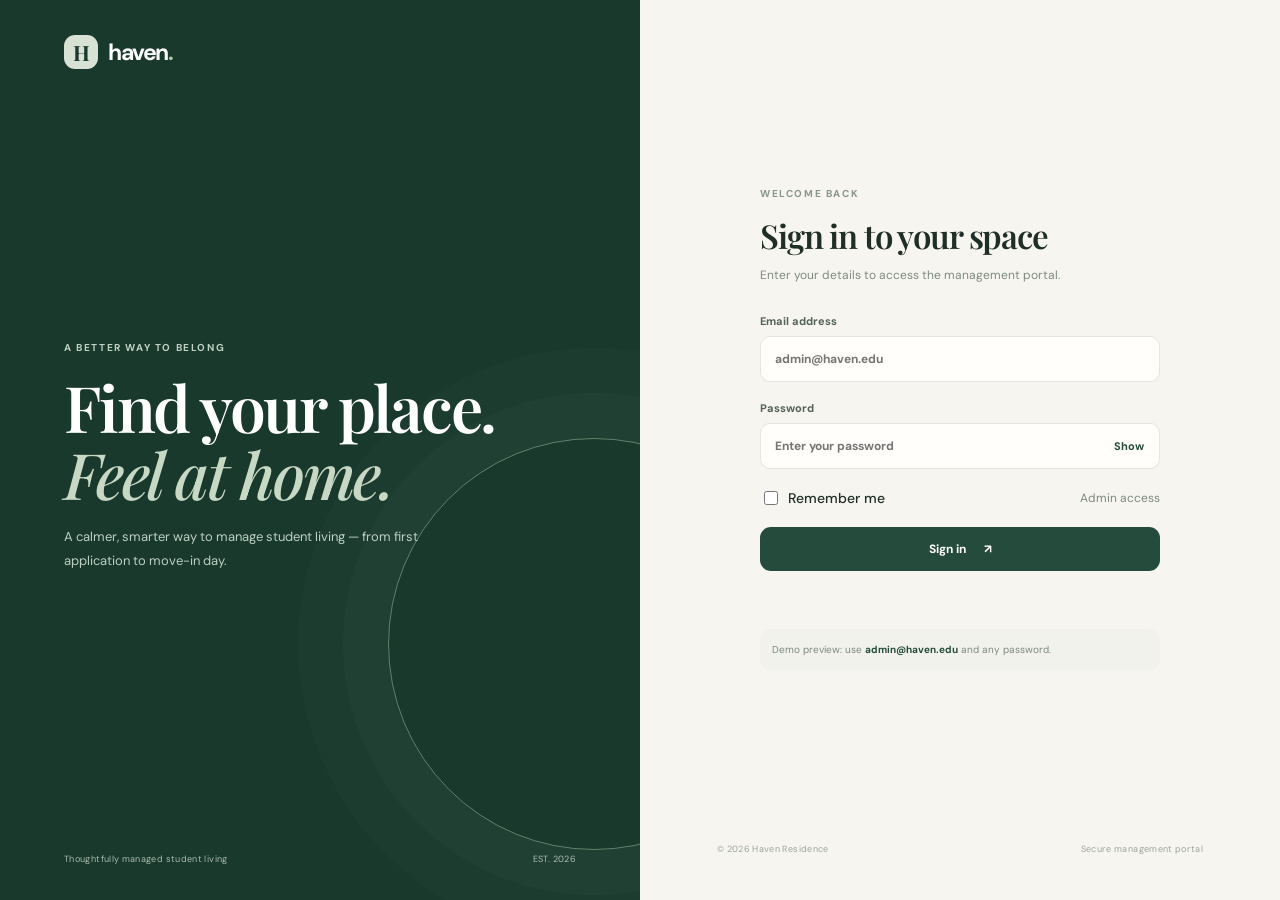
<file: index.html>
<!DOCTYPE html>
<html lang="en">
<head>
  <meta charset="UTF-8">
  <meta name="viewport" content="width=device-width, initial-scale=1.0">
  <title>Hostel Management System</title>
  <meta http-equiv="refresh"
        content="0; url=hostel_management_frontend/login.html">
</head>
<body>
  <h2>Hostel Management System</h2>
  <p>Opening the login page...</p>
  <a href="hostel_management_frontend/login.html">
    Click here to continue
  </a>
</body>
</html>
</file>
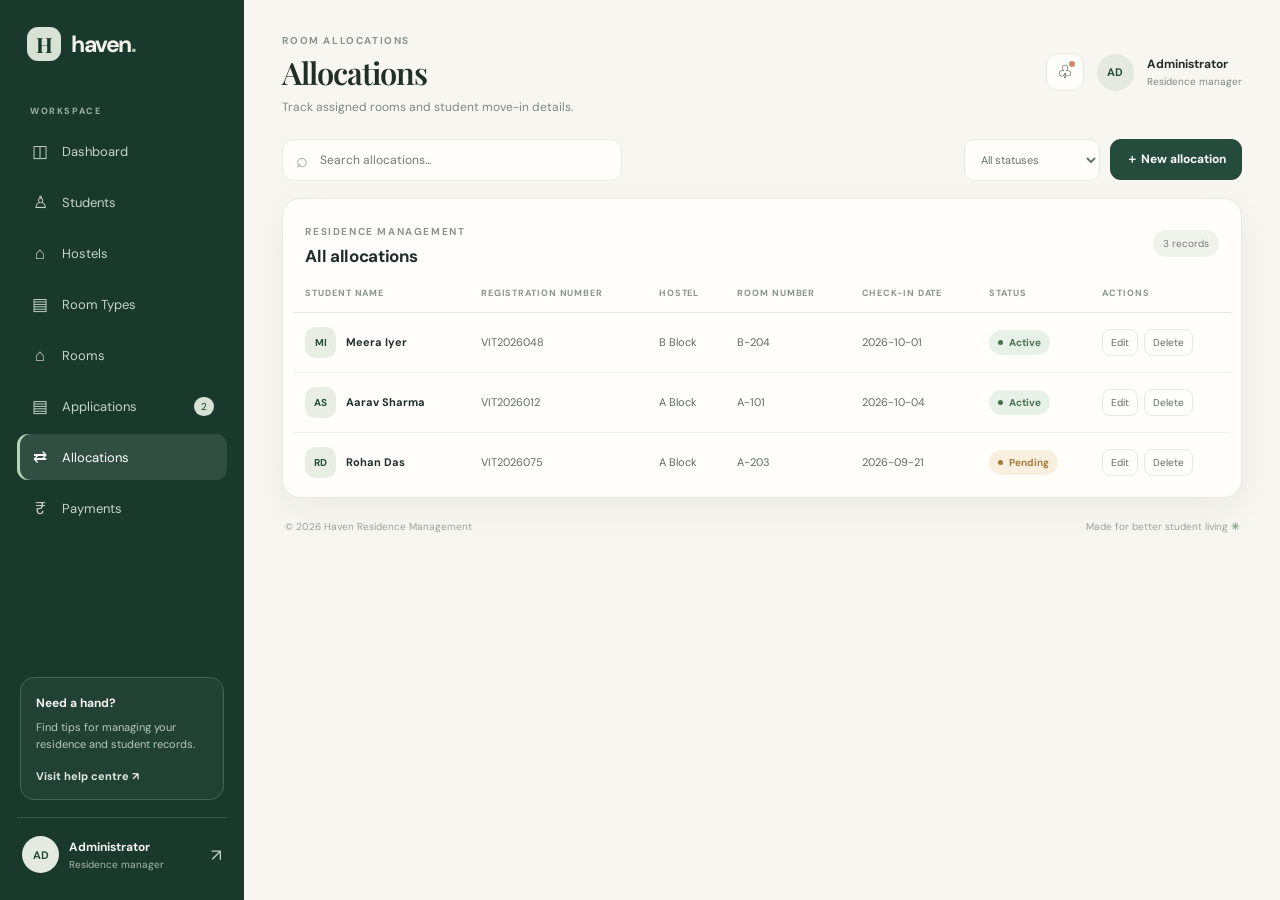
<file: hostel_management_frontend/allocations.html>
<!DOCTYPE html>
<html lang="en"><head><meta charset="UTF-8"><meta name="viewport" content="width=device-width, initial-scale=1">
<title>Allocations | Haven</title>
<link href="https://fonts.googleapis.com/css2?family=DM+Sans:wght@400;500;600;700&family=Playfair+Display:wght@500;600;700&display=swap" rel="stylesheet">
<link rel="stylesheet" href="css/style.css"></head>
<body data-page="allocation">
<div class="app-shell"><aside class="sidebar" id="sidebar"></aside><main class="main-area">
<header class="topbar page-topbar"><button class="icon-btn mobile-menu" id="menuToggle" aria-label="Toggle menu">☰</button><div><span class="eyebrow">ROOM ALLOCATIONS</span><h1>Allocations</h1><p class="muted top-description">Track assigned rooms and student move-in details.</p></div><div class="top-actions"><button class="icon-btn" title="Notifications">♧<i class="notification-dot"></i></button><div class="avatar">AD</div><div class="profile-label"><strong>Administrator</strong><span>Residence manager</span></div></div></header>
<section class="page-toolbar"><div class="search-box"><span>⌕</span><input id="searchInput" type="search" placeholder="Search allocations..." aria-label="Search allocations"></div><div class="toolbar-actions"><select id="statusFilter" class="select-control" aria-label="Filter by status"><option value="">All statuses</option><option>Available</option><option>Partially occupied</option><option>Full</option><option>Pending</option><option>Approved</option><option>Active</option><option>Paid</option></select><button class="btn btn-primary" id="addRecordBtn">＋ New allocation</button></div></section>
<section class="panel table-panel records-panel"><div class="panel-heading"><div><span class="eyebrow">RESIDENCE MANAGEMENT</span><h3>All allocations</h3></div><span class="record-count" id="recordCount">03 records</span></div><div class="table-wrap"><table><thead><tr><th>STUDENT NAME</th><th>REGISTRATION NUMBER</th><th>HOSTEL</th><th>ROOM NUMBER</th><th>CHECK-IN DATE</th><th>STATUS</th><th>ACTIONS</th></tr></thead><tbody id="recordsBody"></tbody></table></div><div class="empty-state hidden" id="emptyState"><span>⌕</span><h3>No matching records</h3><p>Try another search or add a new record.</p></div></section>
<footer class="footer"><span>© 2026 Haven Residence Management</span><span>Made for better student living <b>✳</b></span></footer>
</main></div>
<div class="modal-backdrop hidden" id="modalBackdrop"><section class="modal-card" role="dialog" aria-modal="true" aria-labelledby="modalTitle"><div class="modal-heading"><div><span class="eyebrow">RECORD DETAILS</span><h2 id="modalTitle">Add allocation</h2></div><button class="icon-btn" id="closeModal" aria-label="Close">×</button></div><form id="recordForm" class="modal-form"><div id="formFields" class="form-grid"></div><p id="formError" class="form-message"></p><div class="modal-actions"><button type="button" class="btn btn-quiet" id="cancelModal">Cancel</button><button type="submit" class="btn btn-primary">Save record <span>↗</span></button></div></form></section></div>
<script src="js/app.js"></script></body></html>
</file>
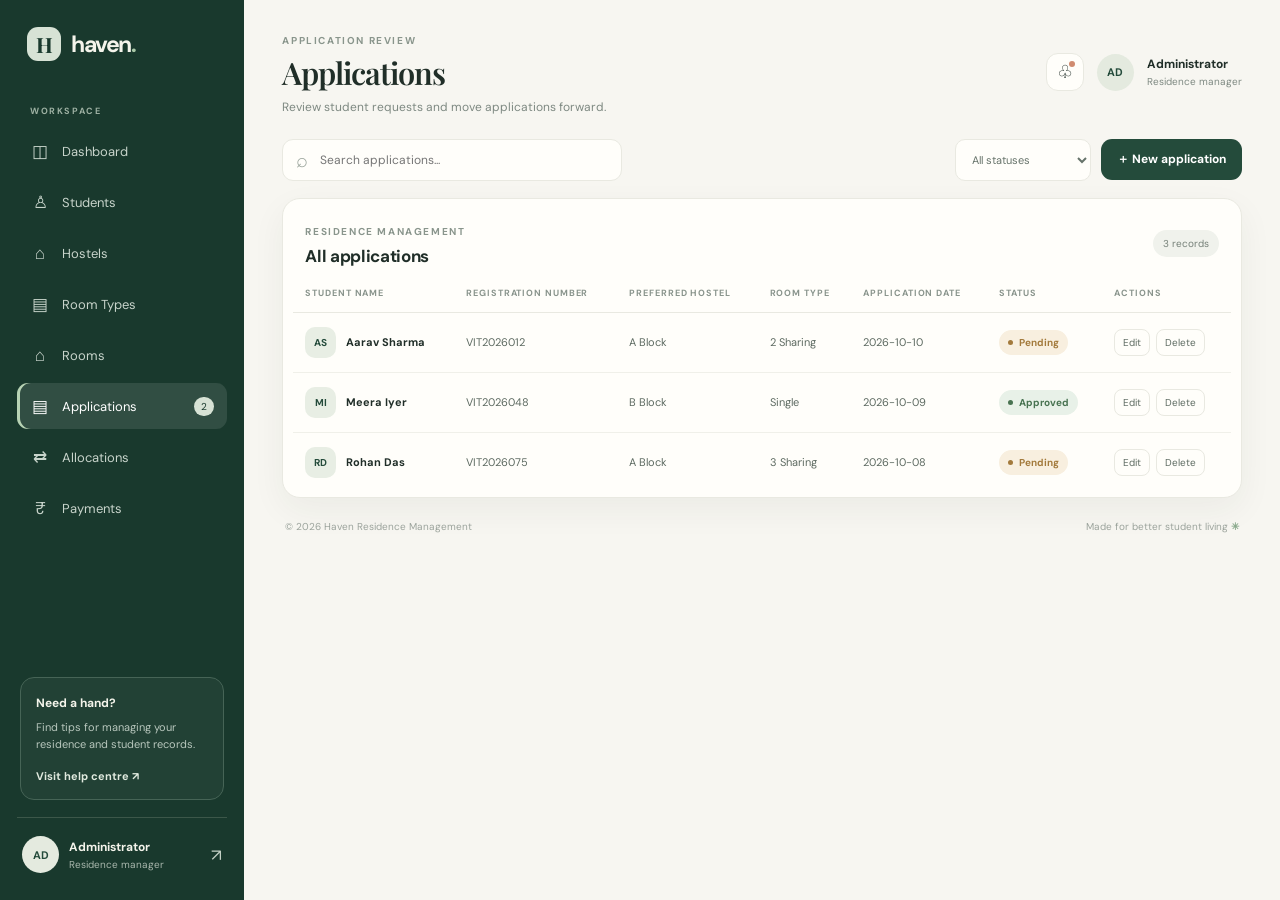
<file: hostel_management_frontend/applications.html>
<!DOCTYPE html>
<html lang="en"><head><meta charset="UTF-8"><meta name="viewport" content="width=device-width, initial-scale=1">
<title>Applications | Haven</title>
<link href="https://fonts.googleapis.com/css2?family=DM+Sans:wght@400;500;600;700&family=Playfair+Display:wght@500;600;700&display=swap" rel="stylesheet">
<link rel="stylesheet" href="css/style.css"></head>
<body data-page="application">
<div class="app-shell"><aside class="sidebar" id="sidebar"></aside><main class="main-area">
<header class="topbar page-topbar"><button class="icon-btn mobile-menu" id="menuToggle" aria-label="Toggle menu">☰</button><div><span class="eyebrow">APPLICATION REVIEW</span><h1>Applications</h1><p class="muted top-description">Review student requests and move applications forward.</p></div><div class="top-actions"><button class="icon-btn" title="Notifications">♧<i class="notification-dot"></i></button><div class="avatar">AD</div><div class="profile-label"><strong>Administrator</strong><span>Residence manager</span></div></div></header>
<section class="page-toolbar"><div class="search-box"><span>⌕</span><input id="searchInput" type="search" placeholder="Search applications..." aria-label="Search applications"></div><div class="toolbar-actions"><select id="statusFilter" class="select-control" aria-label="Filter by status"><option value="">All statuses</option><option>Available</option><option>Partially occupied</option><option>Full</option><option>Pending</option><option>Approved</option><option>Active</option><option>Paid</option></select><button class="btn btn-primary" id="addRecordBtn">＋ New application</button></div></section>
<section class="panel table-panel records-panel"><div class="panel-heading"><div><span class="eyebrow">RESIDENCE MANAGEMENT</span><h3>All applications</h3></div><span class="record-count" id="recordCount">03 records</span></div><div class="table-wrap"><table><thead><tr><th>STUDENT NAME</th><th>REGISTRATION NUMBER</th><th>PREFERRED HOSTEL</th><th>ROOM TYPE</th><th>APPLICATION DATE</th><th>STATUS</th><th>ACTIONS</th></tr></thead><tbody id="recordsBody"></tbody></table></div><div class="empty-state hidden" id="emptyState"><span>⌕</span><h3>No matching records</h3><p>Try another search or add a new record.</p></div></section>
<footer class="footer"><span>© 2026 Haven Residence Management</span><span>Made for better student living <b>✳</b></span></footer>
</main></div>
<div class="modal-backdrop hidden" id="modalBackdrop"><section class="modal-card" role="dialog" aria-modal="true" aria-labelledby="modalTitle"><div class="modal-heading"><div><span class="eyebrow">RECORD DETAILS</span><h2 id="modalTitle">Add application</h2></div><button class="icon-btn" id="closeModal" aria-label="Close">×</button></div><form id="recordForm" class="modal-form"><div id="formFields" class="form-grid"></div><p id="formError" class="form-message"></p><div class="modal-actions"><button type="button" class="btn btn-quiet" id="cancelModal">Cancel</button><button type="submit" class="btn btn-primary">Save record <span>↗</span></button></div></form></section></div>
<script src="js/app.js"></script></body></html>
</file>
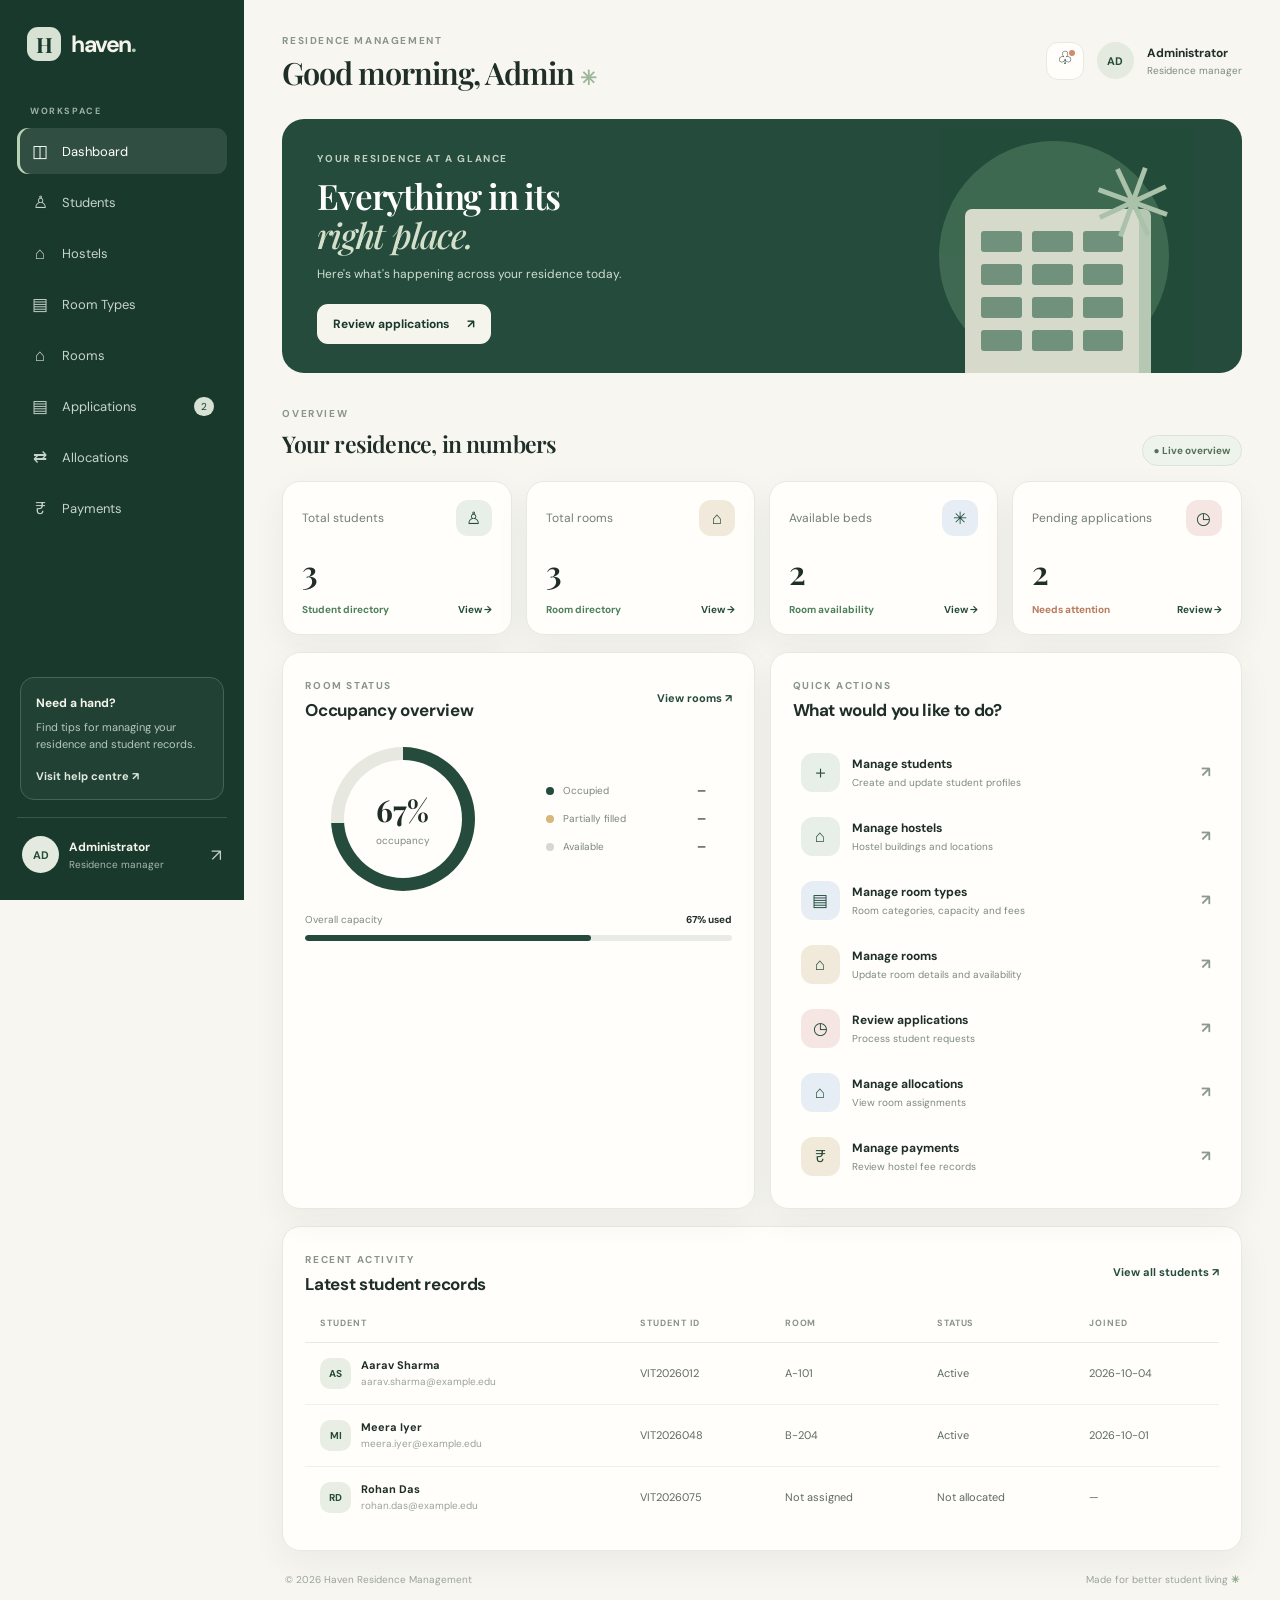
<file: hostel_management_frontend/dashboard.html>
<!DOCTYPE html>
<html lang="en">
<head>
  <meta charset="UTF-8">
  <meta name="viewport" content="width=device-width, initial-scale=1">

  <title>Dashboard | Haven</title>

  <link href="https://fonts.googleapis.com/css2?family=DM+Sans:wght@400;500;600;700&family=Playfair+Display:wght@500;600;700&display=swap" rel="stylesheet">

  <link rel="stylesheet" href="css/style.css">
</head>

<body data-page="dashboard">

<div class="app-shell">

  <aside class="sidebar" id="sidebar"></aside>

  <main class="main-area">

    <!-- Header -->
    <header class="topbar">

      <button class="icon-btn mobile-menu" id="menuToggle" aria-label="Toggle menu">☰</button>

      <div>
        <span class="eyebrow">RESIDENCE MANAGEMENT</span>
        <h1>Good morning, Admin <span class="wave">✳</span></h1>
      </div>

      <div class="top-actions">
        <button class="icon-btn" title="Notifications">
          ♧<i class="notification-dot"></i>
        </button>

        <div class="avatar">AD</div>

        <div class="profile-label">
          <strong>Administrator</strong>
          <span>Residence manager</span>
        </div>
      </div>

    </header>

    <!-- Welcome banner -->
    <section class="welcome-banner">

      <div>
        <span class="eyebrow light-eyebrow">
          YOUR RESIDENCE AT A GLANCE
        </span>

        <h2>Everything in its<br><em>right place.</em></h2>

        <p>Here's what's happening across your residence today.</p>

        <a class="btn btn-light" href="applications.html">
          Review applications <span>↗</span>
        </a>
      </div>

      <div class="banner-art">
        <div class="art-circle"></div>

        <div class="art-building">
          <span></span><span></span><span></span><span></span>
          <span></span><span></span><span></span><span></span>
          <span></span><span></span><span></span><span></span>
        </div>

        <div class="art-leaf">✳</div>
      </div>

    </section>

    <!-- Statistics -->
    <section class="section-heading">
      <div>
        <span class="eyebrow">OVERVIEW</span>
        <h2>Your residence, in numbers</h2>
      </div>

      <span class="date-pill">● Live overview</span>
    </section>

    <section class="stats-grid">

      <article class="stat-card">
        <div class="stat-top">
          <span>Total students</span>
          <span class="stat-icon sage">♙</span>
        </div>

        <strong id="statStudents">0</strong>

        <div class="stat-foot">
          <span class="trend">Student directory</span>
          <a href="students.html">View →</a>
        </div>
      </article>

      <article class="stat-card">
        <div class="stat-top">
          <span>Total rooms</span>
          <span class="stat-icon sand">⌂</span>
        </div>

        <strong id="statRooms">0</strong>

        <div class="stat-foot">
          <span class="trend">Room directory</span>
          <a href="rooms.html">View →</a>
        </div>
      </article>

      <article class="stat-card">
        <div class="stat-top">
          <span>Available beds</span>
          <span class="stat-icon blue">✳</span>
        </div>

        <strong id="statBeds">0</strong>

        <div class="stat-foot">
          <span class="trend">Room availability</span>
          <a href="rooms.html">View →</a>
        </div>
      </article>

      <article class="stat-card">
        <div class="stat-top">
          <span>Pending applications</span>
          <span class="stat-icon rose">◷</span>
        </div>

        <strong id="statApplications">0</strong>

        <div class="stat-foot">
          <span class="trend warning-text">Needs attention</span>
          <a href="applications.html">Review →</a>
        </div>
      </article>

    </section>

    <!-- Dashboard panels -->
    <section class="dashboard-grid">

      <!-- Room occupancy -->
      <article class="panel occupancy-panel">

        <div class="panel-heading">
          <div>
            <span class="eyebrow">ROOM STATUS</span>
            <h3>Occupancy overview</h3>
          </div>

          <a href="rooms.html" class="text-link">View rooms ↗</a>
        </div>

        <div class="occupancy-content">

          <div class="donut">
            <div>
              <strong>—</strong>
              <span>occupancy</span>
            </div>
          </div>

          <div class="legend">
            <div>
              <i class="legend-dot dot-green"></i>
              <span>Occupied</span>
              <strong>—</strong>
            </div>

            <div>
              <i class="legend-dot dot-yellow"></i>
              <span>Partially filled</span>
              <strong>—</strong>
            </div>

            <div>
              <i class="legend-dot dot-gray"></i>
              <span>Available</span>
              <strong>—</strong>
            </div>
          </div>

        </div>

        <div class="progress-caption">
          <span>Overall capacity</span>
          <strong>See room records</strong>
        </div>

        <div class="progress">
          <span style="width: 0%"></span>
        </div>

      </article>

      <!-- Quick actions -->
      <article class="panel quick-panel">

        <div class="panel-heading">
          <div>
            <span class="eyebrow">QUICK ACTIONS</span>
            <h3>What would you like to do?</h3>
          </div>
        </div>

        <div class="quick-actions">

          <a href="students.html" class="quick-action">
            <span class="quick-icon sage">＋</span>

            <span>
              <strong>Manage students</strong>
              <small>Create and update student profiles</small>
            </span>

            <b>↗</b>
          </a>

          <a href="hostels.html" class="quick-action">
            <span class="quick-icon sage">⌂</span>

            <span>
              <strong>Manage hostels</strong>
              <small>Hostel buildings and locations</small>
            </span>

            <b>↗</b>
          </a>

          <a href="room-types.html" class="quick-action">
            <span class="quick-icon blue">▤</span>

            <span>
              <strong>Manage room types</strong>
              <small>Room categories, capacity and fees</small>
            </span>

            <b>↗</b>
          </a>

          <a href="rooms.html" class="quick-action">
            <span class="quick-icon sand">⌂</span>

            <span>
              <strong>Manage rooms</strong>
              <small>Update room details and availability</small>
            </span>

            <b>↗</b>
          </a>

          <a href="applications.html" class="quick-action">
            <span class="quick-icon rose">◷</span>

            <span>
              <strong>Review applications</strong>
              <small>Process student requests</small>
            </span>

            <b>↗</b>
          </a>

          <a href="allocations.html" class="quick-action">
            <span class="quick-icon blue">⌂</span>

            <span>
              <strong>Manage allocations</strong>
              <small>View room assignments</small>
            </span>

            <b>↗</b>
          </a>

          <a href="payments.html" class="quick-action">
            <span class="quick-icon sand">₹</span>

            <span>
              <strong>Manage payments</strong>
              <small>Review hostel fee records</small>
            </span>

            <b>↗</b>
          </a>

        </div>

      </article>

    </section>

    <!-- Recent student records -->
    <section class="panel table-panel">

      <div class="panel-heading">
        <div>
          <span class="eyebrow">RECENT ACTIVITY</span>
          <h3>Latest student records</h3>
        </div>

        <a href="students.html" class="text-link">
          View all students ↗
        </a>
      </div>

      <div class="table-wrap">

        <table>
          <thead>
            <tr>
              <th>STUDENT</th>
              <th>STUDENT ID</th>
              <th>ROOM</th>
              <th>STATUS</th>
              <th>JOINED</th>
            </tr>
          </thead>

          <tbody id="recentStudents"></tbody>
        </table>

      </div>

    </section>

    <!-- Footer -->
    <footer class="footer">
      <span>© 2026 Haven Residence Management</span>
      <span>Made for better student living <b>✳</b></span>
    </footer>

  </main>
</div>

<script src="js/app.js"></script>

</body>
</html>
</file>
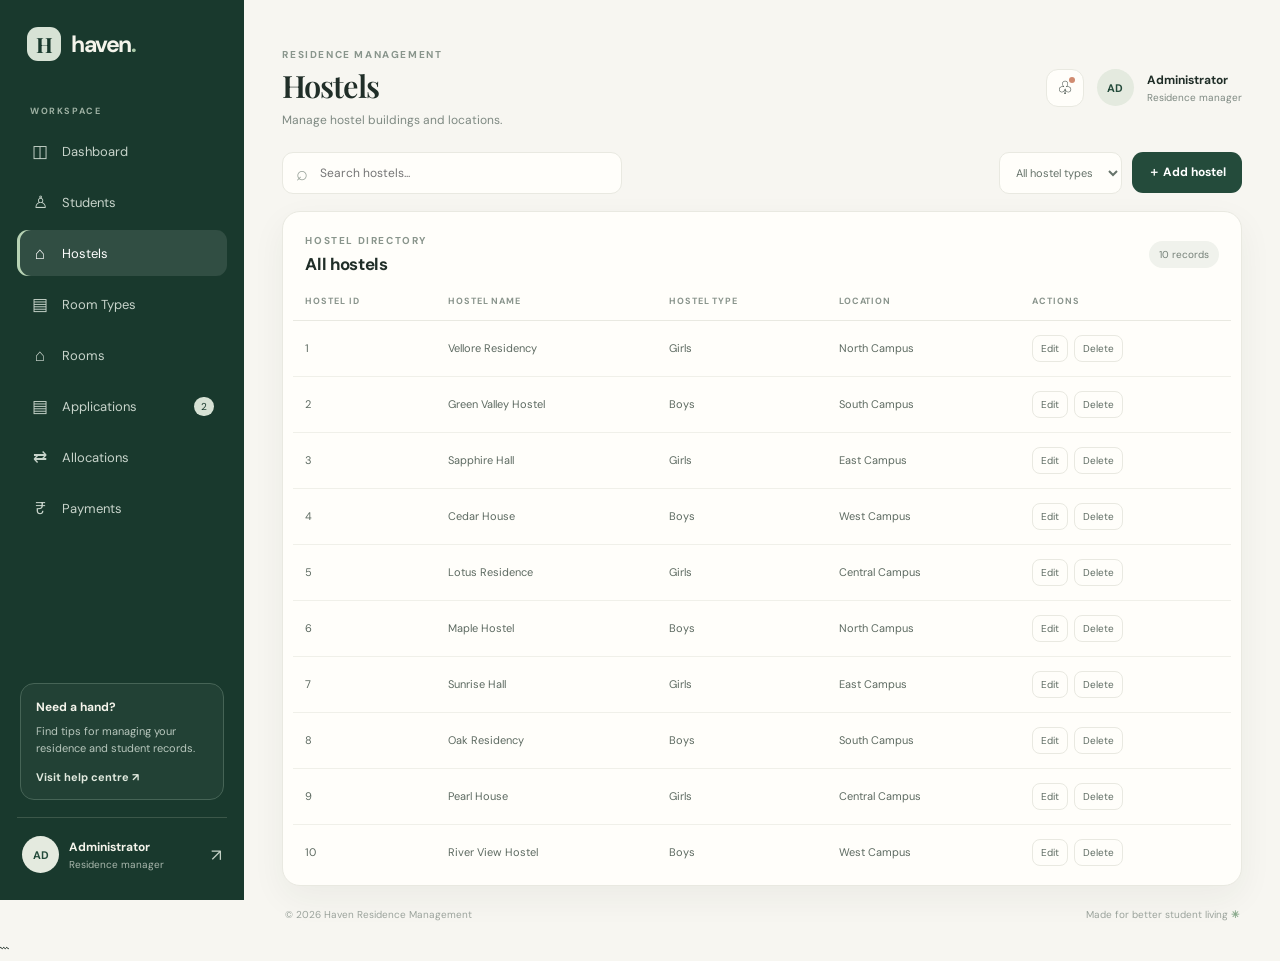
<file: hostel_management_frontend/hostels.html>
```html
<!DOCTYPE html>
<html lang="en">
<head>
  <meta charset="UTF-8">
  <meta name="viewport" content="width=device-width, initial-scale=1">
  <title>Hostels | Haven</title>
  <link href="https://fonts.googleapis.com/css2?family=DM+Sans:wght@400;500;600;700&family=Playfair+Display:wght@500;600;700&display=swap" rel="stylesheet">
  <link rel="stylesheet" href="css/style.css">
</head>

<body data-page="hostel">
  <div class="app-shell">
    <aside class="sidebar" id="sidebar"></aside>

    <main class="main-area">
      <header class="topbar page-topbar">
        <button class="icon-btn mobile-menu" id="menuToggle" aria-label="Toggle menu">☰</button>
        <div>
          <span class="eyebrow">RESIDENCE MANAGEMENT</span>
          <h1>Hostels</h1>
          <p class="muted top-description">Manage hostel buildings and locations.</p>
        </div>
        <div class="top-actions">
          <button class="icon-btn" title="Notifications">♧<i class="notification-dot"></i></button>
          <div class="avatar">AD</div>
          <div class="profile-label">
            <strong>Administrator</strong>
            <span>Residence manager</span>
          </div>
        </div>
      </header>

      <section class="page-toolbar">
        <div class="search-box">
          <span>⌕</span>
          <input id="searchInput" type="search" placeholder="Search hostels..." aria-label="Search hostels">
        </div>
        <div class="toolbar-actions">
          <select id="statusFilter" class="select-control" aria-label="Filter by hostel type">
            <option value="">All hostel types</option>
            <option value="Girls">Girls</option>
            <option value="Boys">Boys</option>
            <option value="Co-ed">Co-ed</option>
          </select>
          <button class="btn btn-primary" id="addRecordBtn">＋ Add hostel</button>
        </div>
      </section>

      <section class="panel table-panel records-panel">
        <div class="panel-heading">
          <div>
            <span class="eyebrow">HOSTEL DIRECTORY</span>
            <h3>All hostels</h3>
          </div>
          <span class="record-count" id="recordCount">0 records</span>
        </div>

        <div class="table-wrap">
          <table>
            <thead>
              <tr>
                <th>HOSTEL ID</th>
                <th>HOSTEL NAME</th>
                <th>HOSTEL TYPE</th>
                <th>LOCATION</th>
                <th>ACTIONS</th>
              </tr>
            </thead>
            <tbody id="recordsBody"></tbody>
          </table>
        </div>

        <div class="empty-state" id="emptyState">
          <span>⌕</span>
          <h3>No hostel records yet</h3>
          <p>Add a hostel to get started.</p>
        </div>
      </section>

      <footer class="footer">
        <span>© 2026 Haven Residence Management</span>
        <span>Made for better student living <b>✳</b></span>
      </footer>
    </main>
  </div>

  <div class="modal-backdrop hidden" id="modalBackdrop">
    <section class="modal-card" role="dialog" aria-modal="true" aria-labelledby="modalTitle">
      <div class="modal-heading">
        <div>
          <span class="eyebrow">HOSTEL DETAILS</span>
          <h2 id="modalTitle">Add hostel</h2>
        </div>
        <button class="icon-btn" id="closeModal" aria-label="Close">×</button>
      </div>

      <form id="recordForm" class="modal-form">
        <div id="formFields" class="form-grid"></div>
        <p id="formError" class="form-message"></p>
        <div class="modal-actions">
          <button type="button" class="btn btn-quiet" id="cancelModal">Cancel</button>
          <button type="submit" class="btn btn-primary">Save hostel <span>↗</span></button>
        </div>
      </form>
    </section>
  </div>

  <script src="js/app.js"></script>
</body>
</html>
```
</file>
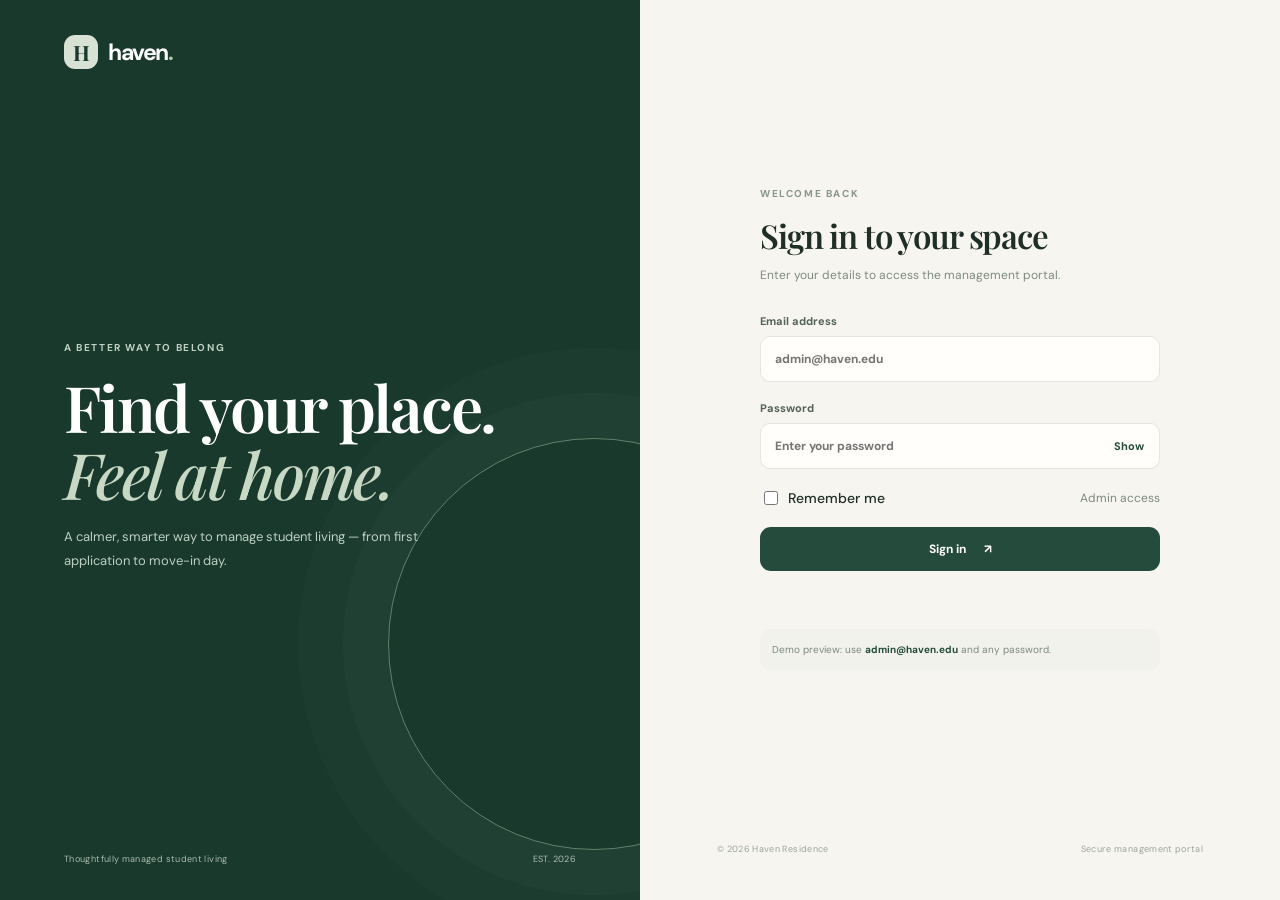
<file: hostel_management_frontend/login.html>
<!DOCTYPE html>
<html lang="en">
<head>
  <meta charset="UTF-8"><meta name="viewport" content="width=device-width, initial-scale=1">
  <title>Sign in | Haven</title>
  <link rel="preconnect" href="https://fonts.googleapis.com">
  <link href="https://fonts.googleapis.com/css2?family=DM+Sans:wght@400;500;600;700&family=Playfair+Display:wght@500;600;700&display=swap" rel="stylesheet">
  <link rel="stylesheet" href="css/style.css">
</head>
<body class="login-body">
  <main class="login-shell">
    <section class="login-visual">
      <div class="brand brand-light"><span class="brand-mark">H</span><span>haven<span class="brand-dot">.</span></span></div>
      <div class="visual-copy">
        <span class="eyebrow light-eyebrow">A BETTER WAY TO BELONG</span>
        <h1>Find your place.<br><em>Feel at home.</em></h1>
        <p>A calmer, smarter way to manage student living — from first application to move-in day.</p>
      </div>
      <div class="visual-footer"><span>Thoughtfully managed student living</span><span>EST. 2026</span></div>
    </section>
    <section class="login-panel">
      <div class="login-mobile-brand brand"><span class="brand-mark">H</span><span>haven<span class="brand-dot">.</span></span></div>
      <div class="login-card">
        <span class="eyebrow">WELCOME BACK</span>
        <h2>Sign in to your space</h2>
        <p class="muted">Enter your details to access the management portal.</p>
        <form id="loginForm" class="form-stack">
          <label>Email address<input id="email" type="email" placeholder="admin@haven.edu" autocomplete="username" required></label>
          <label>Password<div class="password-wrap"><input id="password" type="password" placeholder="Enter your password" autocomplete="current-password" required><button type="button" class="password-toggle" id="togglePassword">Show</button></div></label>
          <div class="form-between"><label class="check-label"><input type="checkbox" id="remember"> Remember me</label><span class="muted small">Admin access</span></div>
          <button class="btn btn-primary btn-full" type="submit">Sign in <span>↗</span></button>
          <p id="loginMessage" class="form-message" aria-live="polite"></p>
        </form>
        <p class="login-note">Demo preview: use <strong>admin@haven.edu</strong> and any password.</p>
      </div>
      <div class="login-bottom"><span>© 2026 Haven Residence</span><span>Secure management portal</span></div>
    </section>
  </main>
  <script src="js/app.js"></script>
</body>
</html>
</file>
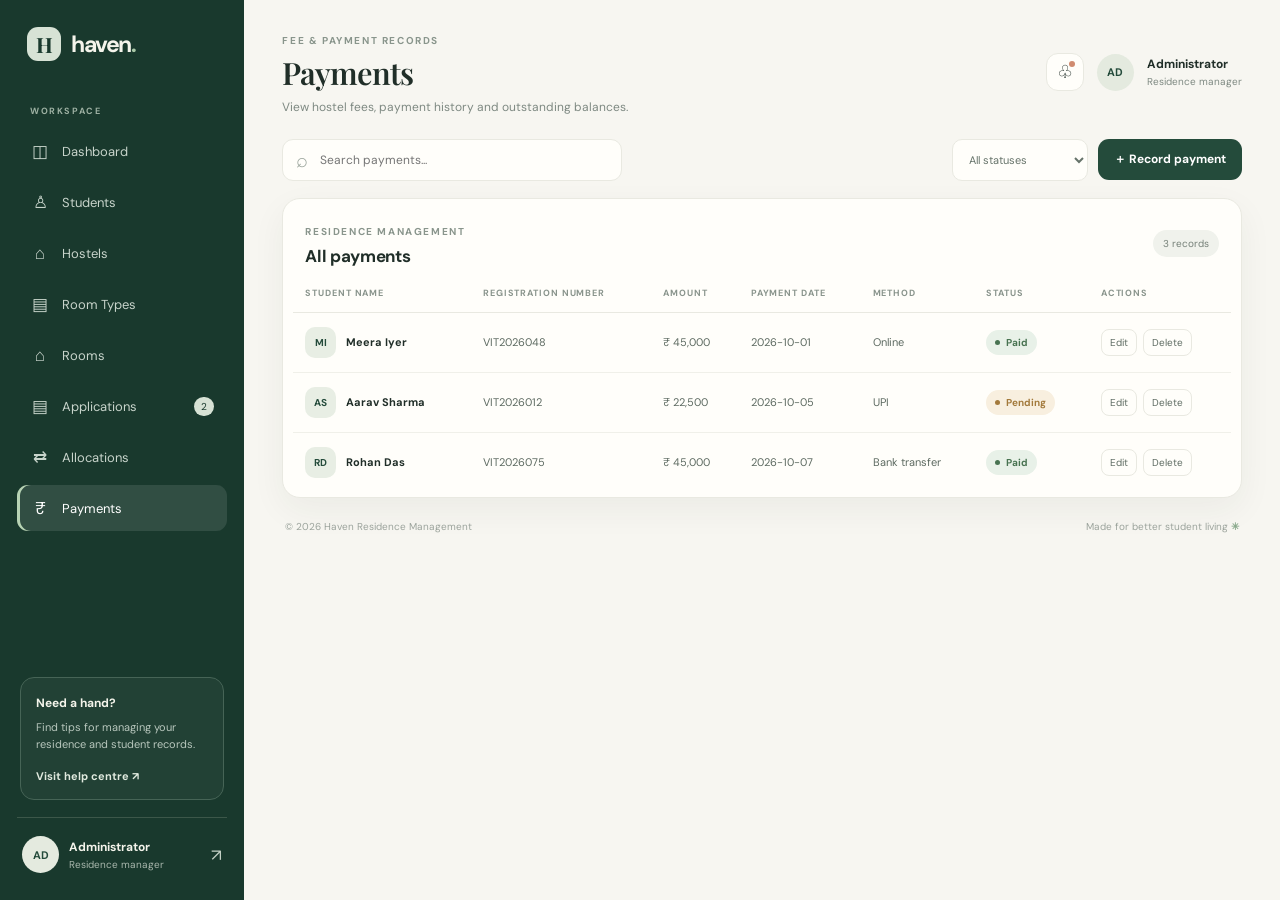
<file: hostel_management_frontend/payments.html>
<!DOCTYPE html>
<html lang="en"><head><meta charset="UTF-8"><meta name="viewport" content="width=device-width, initial-scale=1">
<title>Payments | Haven</title>
<link href="https://fonts.googleapis.com/css2?family=DM+Sans:wght@400;500;600;700&family=Playfair+Display:wght@500;600;700&display=swap" rel="stylesheet">
<link rel="stylesheet" href="css/style.css"></head>
<body data-page="payment">
<div class="app-shell"><aside class="sidebar" id="sidebar"></aside><main class="main-area">
<header class="topbar page-topbar"><button class="icon-btn mobile-menu" id="menuToggle" aria-label="Toggle menu">☰</button><div><span class="eyebrow">FEE & PAYMENT RECORDS</span><h1>Payments</h1><p class="muted top-description">View hostel fees, payment history and outstanding balances.</p></div><div class="top-actions"><button class="icon-btn" title="Notifications">♧<i class="notification-dot"></i></button><div class="avatar">AD</div><div class="profile-label"><strong>Administrator</strong><span>Residence manager</span></div></div></header>
<section class="page-toolbar"><div class="search-box"><span>⌕</span><input id="searchInput" type="search" placeholder="Search payments..." aria-label="Search payments"></div><div class="toolbar-actions"><select id="statusFilter" class="select-control" aria-label="Filter by status"><option value="">All statuses</option><option>Available</option><option>Partially occupied</option><option>Full</option><option>Pending</option><option>Approved</option><option>Active</option><option>Paid</option></select><button class="btn btn-primary" id="addRecordBtn">＋ Record payment</button></div></section>
<section class="panel table-panel records-panel"><div class="panel-heading"><div><span class="eyebrow">RESIDENCE MANAGEMENT</span><h3>All payments</h3></div><span class="record-count" id="recordCount">03 records</span></div><div class="table-wrap"><table><thead><tr><th>STUDENT NAME</th><th>REGISTRATION NUMBER</th><th>AMOUNT</th><th>PAYMENT DATE</th><th>METHOD</th><th>STATUS</th><th>ACTIONS</th></tr></thead><tbody id="recordsBody"></tbody></table></div><div class="empty-state hidden" id="emptyState"><span>⌕</span><h3>No matching records</h3><p>Try another search or add a new record.</p></div></section>
<footer class="footer"><span>© 2026 Haven Residence Management</span><span>Made for better student living <b>✳</b></span></footer>
</main></div>
<div class="modal-backdrop hidden" id="modalBackdrop"><section class="modal-card" role="dialog" aria-modal="true" aria-labelledby="modalTitle"><div class="modal-heading"><div><span class="eyebrow">RECORD DETAILS</span><h2 id="modalTitle">Add payment</h2></div><button class="icon-btn" id="closeModal" aria-label="Close">×</button></div><form id="recordForm" class="modal-form"><div id="formFields" class="form-grid"></div><p id="formError" class="form-message"></p><div class="modal-actions"><button type="button" class="btn btn-quiet" id="cancelModal">Cancel</button><button type="submit" class="btn btn-primary">Save record <span>↗</span></button></div></form></section></div>
<script src="js/app.js"></script></body></html>
</file>
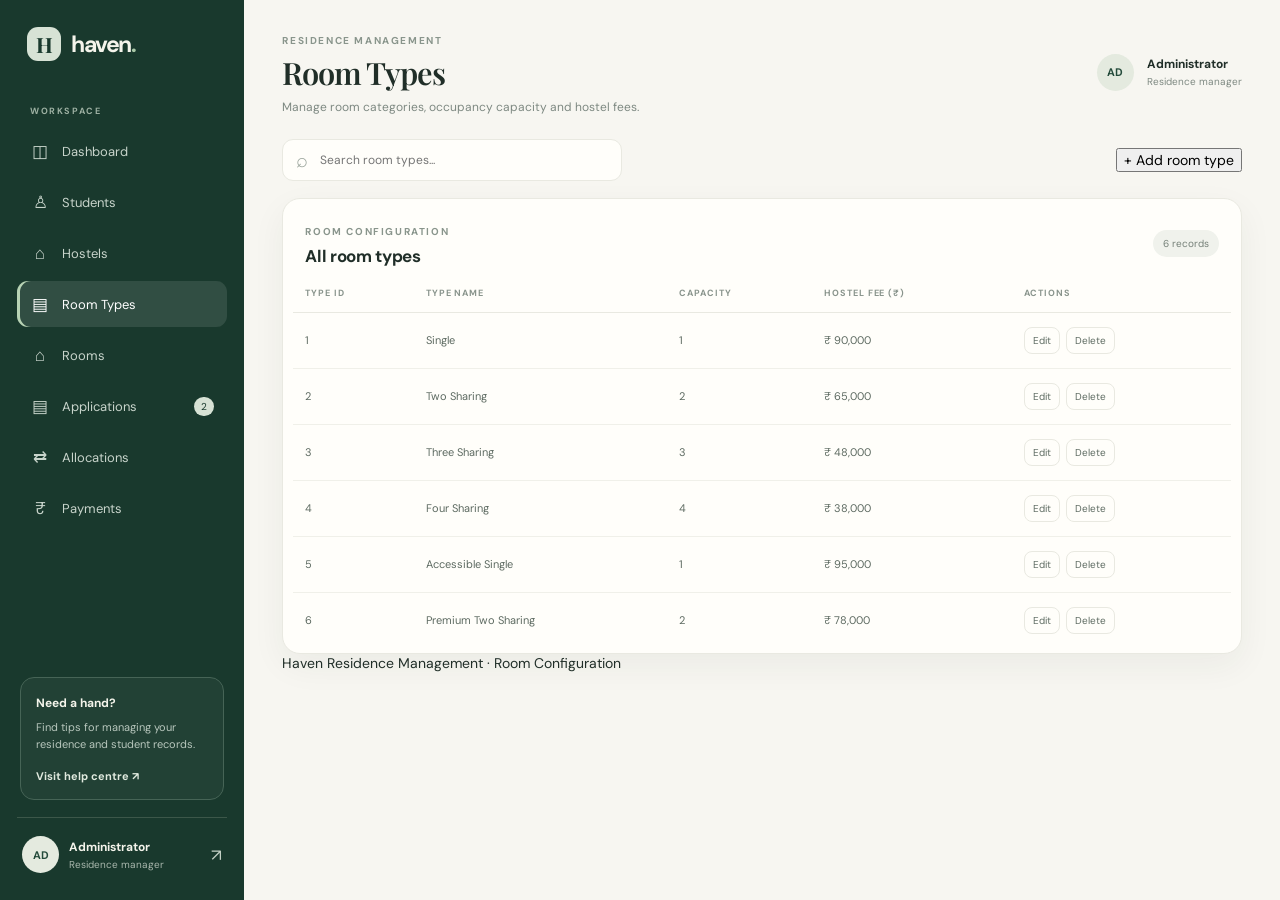
<file: hostel_management_frontend/room-types.html>
<!DOCTYPE html>
<html lang="en">
<head>
    <meta charset="UTF-8">
    <meta name="viewport" content="width=device-width, initial-scale=1.0">
    <title>Room Types | Haven</title>

    <link rel="preconnect" href="https://fonts.googleapis.com">
    <link rel="preconnect" href="https://fonts.gstatic.com" crossorigin>
    <link href="https://fonts.googleapis.com/css2?family=DM+Sans:wght@400;500;600;700&family=Playfair+Display:wght@500;600;700&display=swap" rel="stylesheet">

    <link rel="stylesheet" href="css/style.css">
</head>

<body data-page="room-type">
    <div class="app-shell">

        <aside class="sidebar" id="sidebar"></aside>

        <main class="main-area">

            <header class="topbar page-topbar">
                <div>
                    <span class="eyebrow">RESIDENCE MANAGEMENT</span>
                    <h1>Room Types</h1>
                    <p class="muted top-description">
                        Manage room categories, occupancy capacity and hostel fees.
                    </p>
                </div>

                <div class="top-actions">
                    <button class="icon-btn mobile-menu"
                            id="menuToggle"
                            type="button"
                            aria-label="Toggle menu">☰</button>
                    <div class="avatar">AD</div>
                    <div class="profile-label">
                        <strong>Administrator</strong>
                        <span>Residence manager</span>
                    </div>
                </div>
            </header>

            <section class="page-toolbar">
                <div class="search-box">
                    <span aria-hidden="true">⌕</span>
                    <input id="searchInput"
                           type="search"
                           placeholder="Search room types..."
                           aria-label="Search room types">
                </div>

                <div class="toolbar-actions">
                    <button class="primary-btn"
                            id="addRecordBtn"
                            type="button">+ Add room type</button>
                </div>
            </section>

            <section class="panel table-panel records-panel">
                <div class="panel-heading">
                    <div>
                        <span class="eyebrow">ROOM CONFIGURATION</span>
                        <h3>All room types</h3>
                    </div>
                    <span class="record-count" id="recordCount">0 records</span>
                </div>

                <div class="table-wrap">
                    <table>
                        <thead>
                            <tr>
                                <th>TYPE ID</th>
                                <th>TYPE NAME</th>
                                <th>CAPACITY</th>
                                <th>HOSTEL FEE (₹)</th>
                                <th>ACTIONS</th>
                            </tr>
                        </thead>
                        <tbody id="recordsBody">
                            <tr>
                                <td colspan="5">Loading room types...</td>
                            </tr>
                        </tbody>
                    </table>
                </div>
            </section>

            <footer class="page-footer">
                <p>Haven Residence Management · Room Configuration</p>
            </footer>

        </main>
    </div>

    <!-- Shared add/edit modal -->
    <div class="modal-backdrop hidden" id="modalBackdrop">
        <div class="modal" role="dialog" aria-modal="true"
             aria-labelledby="modalTitle">

            <div class="modal-header">
                <div>
                    <span class="eyebrow">ROOM CONFIGURATION</span>
                    <h2 id="modalTitle">Add room type</h2>
                </div>
                <button class="icon-btn" id="closeModal"
                        type="button" aria-label="Close">×</button>
            </div>

            <form id="recordForm">
                <div class="form-fields" id="formFields"></div>
                <p class="form-error" id="formError" role="alert"></p>

                <div class="modal-actions">
                    <button class="secondary-btn" id="cancelModal"
                            type="button">Cancel</button>
                    <button class="primary-btn" type="submit">
                        Save room type
                    </button>
                </div>
            </form>
        </div>
    </div>

    <script src="js/app.js"></script>
</body>
</html>
</file>
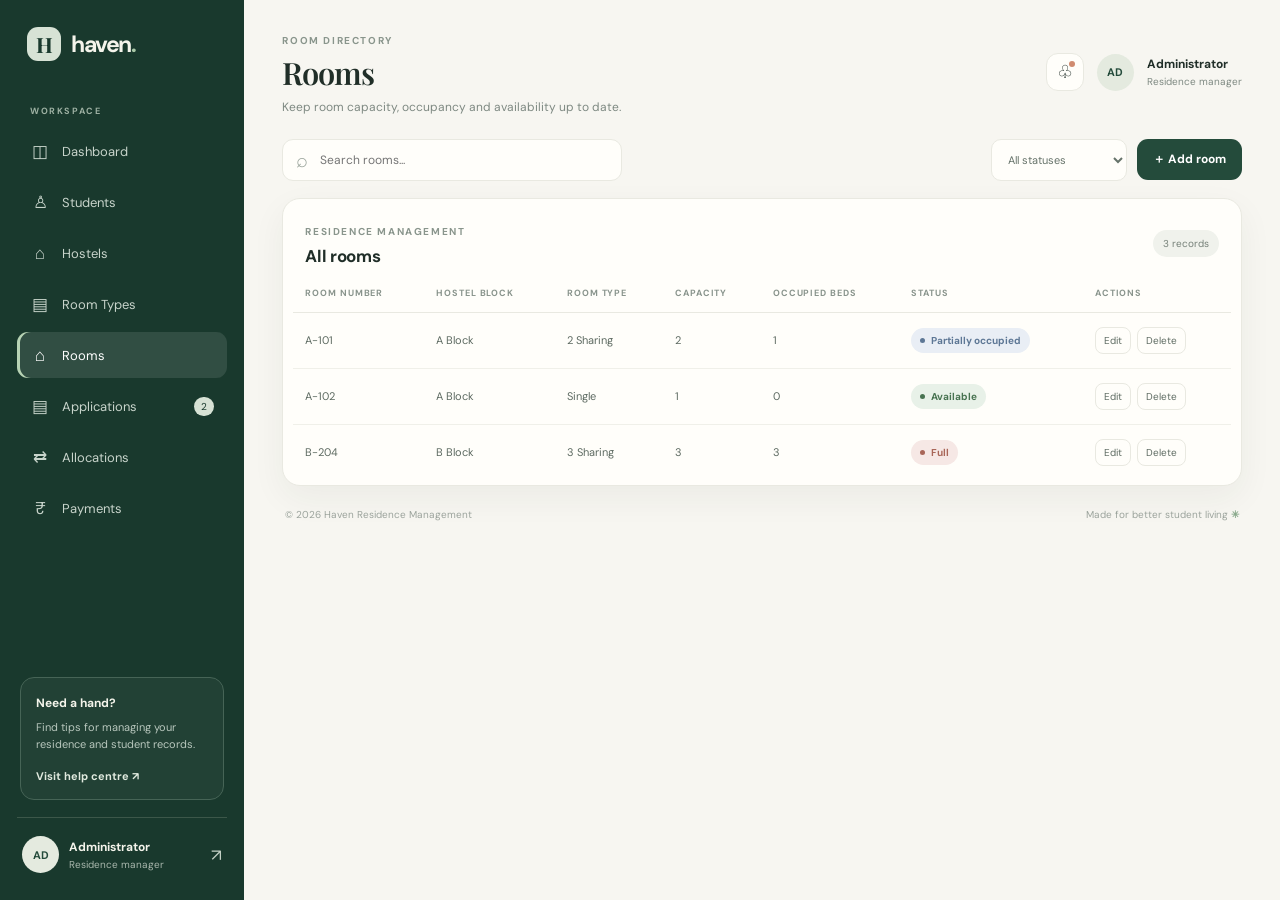
<file: hostel_management_frontend/rooms.html>
<!DOCTYPE html>
<html lang="en"><head><meta charset="UTF-8"><meta name="viewport" content="width=device-width, initial-scale=1">
<title>Rooms | Haven</title>
<link href="https://fonts.googleapis.com/css2?family=DM+Sans:wght@400;500;600;700&family=Playfair+Display:wght@500;600;700&display=swap" rel="stylesheet">
<link rel="stylesheet" href="css/style.css"></head>
<body data-page="room">
<div class="app-shell"><aside class="sidebar" id="sidebar"></aside><main class="main-area">
<header class="topbar page-topbar"><button class="icon-btn mobile-menu" id="menuToggle" aria-label="Toggle menu">☰</button><div><span class="eyebrow">ROOM DIRECTORY</span><h1>Rooms</h1><p class="muted top-description">Keep room capacity, occupancy and availability up to date.</p></div><div class="top-actions"><button class="icon-btn" title="Notifications">♧<i class="notification-dot"></i></button><div class="avatar">AD</div><div class="profile-label"><strong>Administrator</strong><span>Residence manager</span></div></div></header>
<section class="page-toolbar"><div class="search-box"><span>⌕</span><input id="searchInput" type="search" placeholder="Search rooms..." aria-label="Search rooms"></div><div class="toolbar-actions"><select id="statusFilter" class="select-control" aria-label="Filter by status"><option value="">All statuses</option><option>Available</option><option>Partially occupied</option><option>Full</option><option>Pending</option><option>Approved</option><option>Active</option><option>Paid</option></select><button class="btn btn-primary" id="addRecordBtn">＋ Add room</button></div></section>
<section class="panel table-panel records-panel"><div class="panel-heading"><div><span class="eyebrow">RESIDENCE MANAGEMENT</span><h3>All rooms</h3></div><span class="record-count" id="recordCount">03 records</span></div><div class="table-wrap"><table><thead><tr><th>ROOM NUMBER</th><th>HOSTEL BLOCK</th><th>ROOM TYPE</th><th>CAPACITY</th><th>OCCUPIED BEDS</th><th>STATUS</th><th>ACTIONS</th></tr></thead><tbody id="recordsBody"></tbody></table></div><div class="empty-state hidden" id="emptyState"><span>⌕</span><h3>No matching records</h3><p>Try another search or add a new record.</p></div></section>
<footer class="footer"><span>© 2026 Haven Residence Management</span><span>Made for better student living <b>✳</b></span></footer>
</main></div>
<div class="modal-backdrop hidden" id="modalBackdrop"><section class="modal-card" role="dialog" aria-modal="true" aria-labelledby="modalTitle"><div class="modal-heading"><div><span class="eyebrow">RECORD DETAILS</span><h2 id="modalTitle">Add room</h2></div><button class="icon-btn" id="closeModal" aria-label="Close">×</button></div><form id="recordForm" class="modal-form"><div id="formFields" class="form-grid"></div><p id="formError" class="form-message"></p><div class="modal-actions"><button type="button" class="btn btn-quiet" id="cancelModal">Cancel</button><button type="submit" class="btn btn-primary">Save record <span>↗</span></button></div></form></section></div>
<script src="js/app.js"></script></body></html>
</file>
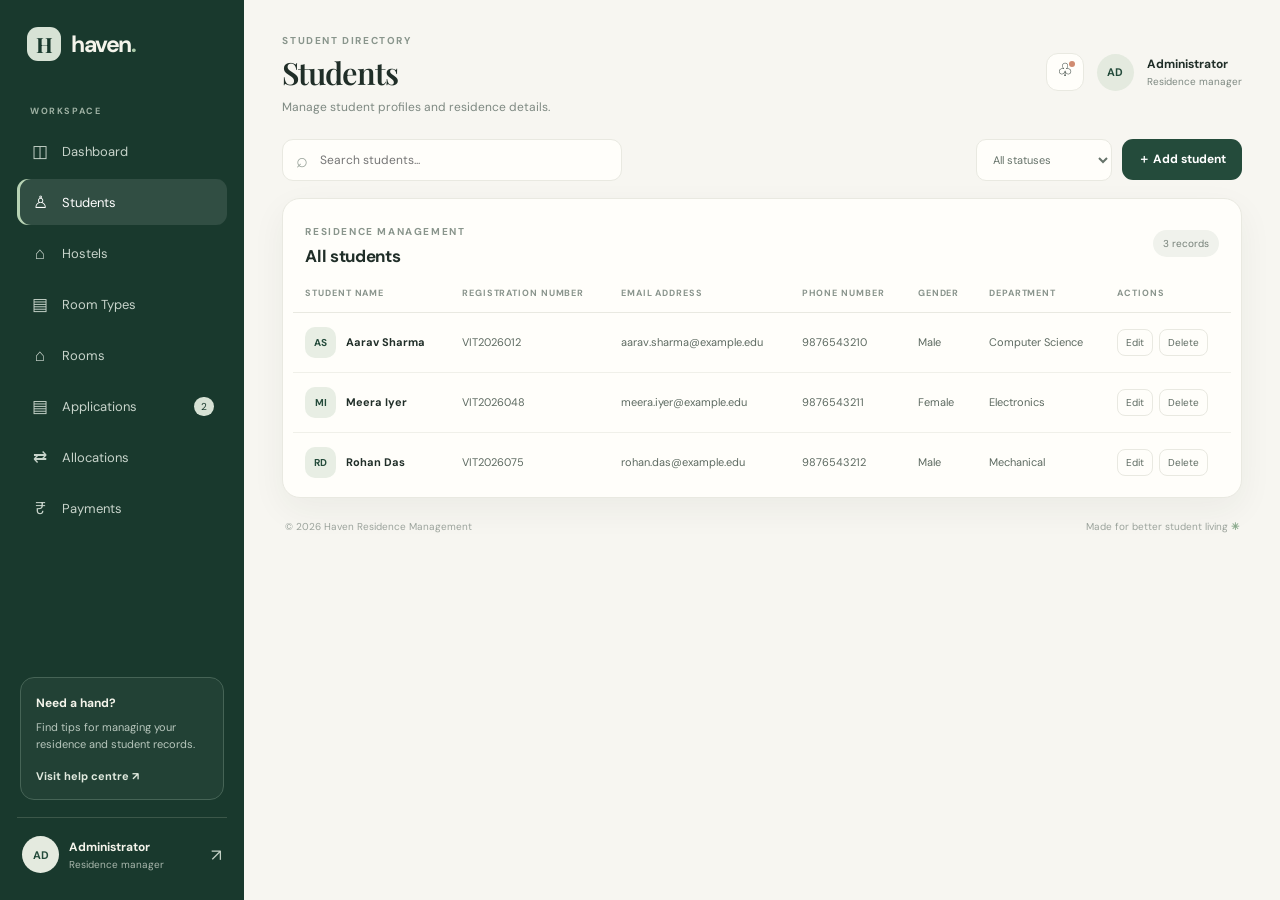
<file: hostel_management_frontend/students.html>
<!DOCTYPE html>
<html lang="en">
<head>
  <meta charset="UTF-8">
  <meta name="viewport" content="width=device-width, initial-scale=1">
  <title>Students | Haven</title>

  <link href="https://fonts.googleapis.com/css2?family=DM+Sans:wght@400;500;600;700&family=Playfair+Display:wght@500;600;700&display=swap" rel="stylesheet">

  <link rel="stylesheet" href="css/style.css">
</head>

<body data-page="student">

  <div class="app-shell">

    <!-- Sidebar -->
    <aside class="sidebar" id="sidebar"></aside>

    <!-- Main content -->
    <main class="main-area">

      <header class="topbar page-topbar">

        <button
          class="icon-btn mobile-menu"
          id="menuToggle"
          aria-label="Toggle menu">
          ☰
        </button>

        <div>
          <span class="eyebrow">STUDENT DIRECTORY</span>
          <h1>Students</h1>
          <p class="muted top-description">
            Manage student profiles and residence details.
          </p>
        </div>

        <div class="top-actions">
          <button class="icon-btn" title="Notifications">
            ♧<i class="notification-dot"></i>
          </button>

          <div class="avatar">AD</div>

          <div class="profile-label">
            <strong>Administrator</strong>
            <span>Residence manager</span>
          </div>
        </div>

      </header>

      <!-- Search and actions -->
      <section class="page-toolbar">

        <div class="search-box">
          <span>⌕</span>
          <input
            id="searchInput"
            type="search"
            placeholder="Search students..."
            aria-label="Search students">
        </div>

        <div class="toolbar-actions">

          <select
            id="statusFilter"
            class="select-control"
            aria-label="Filter records">

            <option value="">All statuses</option>
            <option value="Available">Available</option>
            <option value="Partially occupied">Partially occupied</option>
            <option value="Full">Full</option>
            <option value="Pending">Pending</option>
            <option value="Approved">Approved</option>
            <option value="Active">Active</option>
            <option value="Paid">Paid</option>

          </select>

          <button class="btn btn-primary" id="addRecordBtn">
            ＋ Add student
          </button>

        </div>
      </section>

      <!-- Student records -->
      <section class="panel table-panel records-panel">

        <div class="panel-heading">
          <div>
            <span class="eyebrow">RESIDENCE MANAGEMENT</span>
            <h3>All students</h3>
          </div>

          <span class="record-count" id="recordCount">
            0 records
          </span>
        </div>

        <div class="table-wrap">

          <table>
            <thead>
              <tr>
                <th>STUDENT NAME</th>
                <th>REGISTRATION NUMBER</th>
                <th>EMAIL ADDRESS</th>
                <th>PHONE NUMBER</th>
                <th>GENDER</th>
                <th>DEPARTMENT</th>
                <th>ACTIONS</th>
              </tr>
            </thead>

            <tbody id="recordsBody"></tbody>
          </table>

        </div>

        <!-- Empty state -->
        <div class="empty-state hidden" id="emptyState">
          <span>⌕</span>
          <h3>No matching records</h3>
          <p>Try another search or add a new student.</p>
        </div>

      </section>

      <footer class="footer">
        <span>© 2026 Haven Residence Management</span>
        <span>Made for better student living <b>✳</b></span>
      </footer>

    </main>
  </div>

  <!-- Add/Edit Student Modal -->
  <div class="modal-backdrop hidden" id="modalBackdrop">

    <section
      class="modal-card"
      role="dialog"
      aria-modal="true"
      aria-labelledby="modalTitle">

      <div class="modal-heading">

        <div>
          <span class="eyebrow">RECORD DETAILS</span>
          <h2 id="modalTitle">Add student</h2>
        </div>

        <button
          class="icon-btn"
          id="closeModal"
          aria-label="Close">
          ×
        </button>

      </div>

      <form id="recordForm" class="modal-form">

        <!-- Fields are generated by js/app.js -->
        <div id="formFields" class="form-grid"></div>

        <p id="formError" class="form-message"></p>

        <div class="modal-actions">

          <button
            type="button"
            class="btn btn-quiet"
            id="cancelModal">
            Cancel
          </button>

          <button type="submit" class="btn btn-primary">
            Save student <span>↗</span>
          </button>

        </div>

      </form>

    </section>
  </div>

  <!-- Existing application JavaScript -->
  <script src="js/app.js"></script>

</body>
</html>
</file>
<file: hostel_management_frontend/css/style.css>
/* Haven Residence — shared visual system */
:root{--ink:#202e28;--muted:#7e8982;--green:#244b3b;--green-dark:#19392d;--green-soft:#e7efe8;--cream:#f7f6f1;--paper:#fffefa;--line:#e9e9e1;--sand:#f1e9d9;--rose:#f6e6e3;--blue:#e6edf4;--shadow:0 12px 34px rgba(32,46,40,.055);--radius:18px}
*{box-sizing:border-box}body{margin:0;background:var(--cream);color:var(--ink);font-family:'DM Sans',sans-serif;font-size:14px}a{color:inherit;text-decoration:none}button,input,select{font:inherit}button{cursor:pointer}h1,h2,h3,p{margin-top:0}h1,h2{font-family:'Playfair Display',serif;font-weight:600;letter-spacing:-.035em}h1{font-size:clamp(25px,2.4vw,34px);margin:7px 0 0}h2{font-size:25px;margin:7px 0}h3{font-size:17px;margin:6px 0 0;letter-spacing:-.02em}.eyebrow{font-size:10px;letter-spacing:.16em;font-weight:700;color:#89958c}.muted{color:var(--muted)}.small{font-size:12px}.hidden{display:none!important}
.app-shell{min-height:100vh}.sidebar{position:fixed;inset:0 auto 0 0;width:244px;background:var(--green-dark);color:#f4f4eb;padding:27px 17px;display:flex;flex-direction:column;z-index:20}.brand{display:flex;align-items:center;gap:10px;font-size:23px;font-weight:700;letter-spacing:-.06em}.brand-mark{display:grid;place-items:center;width:34px;height:34px;border-radius:11px;background:#d7e2d5;color:var(--green-dark);font-family:'Playfair Display',serif;font-size:21px}.brand-dot{color:#a9c8a8}.sidebar .brand{padding:0 10px 37px}.nav-label{font-size:9px;letter-spacing:.18em;color:#9eb1a3;font-weight:700;padding:0 13px;margin:7px 0 11px}.nav-list{display:grid;gap:5px}.nav-link{display:flex;align-items:center;gap:12px;padding:12px 13px;border-radius:11px;color:#c8d4cb;font-size:13px;transition:.2s}.nav-link:hover,.nav-link.active{background:rgba(255,255,255,.105);color:#fff}.nav-link.active{box-shadow:inset 3px 0 #b7d3b4}.nav-icon{font-size:17px;width:20px;text-align:center}.nav-count{margin-left:auto;background:#d7e2d5;color:var(--green-dark);font-size:10px;padding:3px 7px;border-radius:99px}.sidebar-bottom{margin-top:auto}.help-card{border:1px solid #466456;background:rgba(255,255,255,.04);padding:15px;border-radius:14px;margin:0 3px 17px}.help-card strong{font-size:12px}.help-card p{font-size:11px;line-height:1.6;color:#b8c7bd;margin:8px 0 12px}.help-card a{font-size:11px;color:#e1eadf;font-weight:700}.sidebar-user{border-top:1px solid #3c5749;padding:18px 5px 0;display:flex;align-items:center;gap:10px}.avatar{width:37px;height:37px;border-radius:50%;display:grid;place-items:center;background:#e4eadf;color:var(--green);font-weight:700;font-size:11px;flex-shrink:0}.sidebar-user strong,.profile-label strong{display:block;font-size:12px}.sidebar-user span,.profile-label span{display:block;color:#a9b7ad;font-size:10px;margin-top:3px}.sidebar-user .logout{margin-left:auto;color:#c3d0c5;font-size:17px}
.main-area{margin-left:244px;padding:30px clamp(20px,3vw,46px) 22px;max-width:1700px}.topbar{display:flex;align-items:center;justify-content:space-between;gap:20px;margin-bottom:27px}.topbar h1{line-height:1.2}.wave{font-family:'DM Sans';font-size:20px;color:#9cb79a}.top-actions{display:flex;align-items:center;gap:13px}.profile-label span{color:var(--muted)}.icon-btn{border:1px solid var(--line);background:var(--paper);color:var(--ink);width:38px;height:38px;border-radius:12px;display:grid;place-items:center;font-size:18px;position:relative}.notification-dot{position:absolute;width:6px;height:6px;border-radius:50%;background:#d08b70;right:8px;top:7px}.mobile-menu{display:none}.welcome-banner{background:var(--green);color:white;border-radius:22px;min-height:240px;padding:29px 35px;display:flex;align-items:center;justify-content:space-between;overflow:hidden;position:relative}.light-eyebrow{color:#c0d1c2}.welcome-banner h2{font-size:35px;line-height:1.12;margin:10px 0}.welcome-banner h2 em{font-weight:500;color:#d4e0cc}.welcome-banner p{color:#d1ded3;max-width:360px;font-size:12px;line-height:1.7;margin-bottom:19px}.btn{display:inline-flex;align-items:center;justify-content:center;gap:18px;border:0;border-radius:11px;padding:12px 16px;font-size:12px;font-weight:700;transition:transform .18s,background .18s}.btn:hover{transform:translateY(-1px)}.btn-primary{background:var(--green);color:white}.btn-primary:hover{background:var(--green-dark)}.btn-light{background:#f6f5ed;color:var(--green-dark)}.btn-quiet{background:#f1f2ed;color:#5c6960}.btn-full{width:100%;padding:14px}.banner-art{position:absolute;right:7%;top:0;width:300px;height:100%;opacity:.92}.art-circle{position:absolute;width:230px;height:230px;border-radius:50%;background:#426c54;right:5px;top:22px}.art-building{position:absolute;bottom:0;right:35px;width:174px;height:164px;background:#e7e7d7;border-radius:7px 7px 0 0;padding:22px 16px;display:grid;grid-template-columns:repeat(3,1fr);gap:12px 10px;box-shadow:12px 0 0 #c4d2bf}.art-building span{background:#789783;border-radius:3px}.art-leaf{position:absolute;right:0;top:20px;font-size:100px;color:#b7cdb3;transform:rotate(20deg)}.section-heading{display:flex;justify-content:space-between;align-items:end;margin:30px 0 15px}.section-heading h2{font-size:23px}.date-pill{border:1px solid #dce4d9;background:#eef3ec;color:#54705b;padding:8px 11px;border-radius:99px;font-size:10px;font-weight:700}.stats-grid{display:grid;grid-template-columns:repeat(4,minmax(0,1fr));gap:14px}.stat-card,.panel{background:var(--paper);border:1px solid var(--line);border-radius:var(--radius);box-shadow:var(--shadow)}.stat-card{padding:18px 19px}.stat-top{display:flex;justify-content:space-between;align-items:center;color:#737f76;font-size:12px}.stat-icon,.quick-icon{display:grid;place-items:center;width:36px;height:36px;border-radius:12px;font-size:17px;color:var(--green)}.sage{background:var(--green-soft)}.sand{background:var(--sand)}.blue{background:var(--blue)}.rose{background:var(--rose)}.stat-card>strong{display:block;font-family:'Playfair Display',serif;font-size:33px;font-weight:600;letter-spacing:-.04em;margin:13px 0 10px}.stat-foot{display:flex;gap:7px;align-items:center;flex-wrap:wrap;font-size:10px;color:#9aa29c}.stat-foot a{margin-left:auto;color:var(--green);font-weight:700}.trend{color:#4c805c;font-weight:700}.warning-text{color:#b8795c}.dashboard-grid{display:grid;grid-template-columns:1fr 1fr;gap:15px;margin-top:17px}.panel{padding:22px 22px}.panel-heading{display:flex;justify-content:space-between;align-items:center;gap:15px;margin-bottom:22px}.text-link{color:var(--green);font-size:11px;font-weight:700;white-space:nowrap}.occupancy-content{display:flex;align-items:center;justify-content:space-around;gap:20px;padding:4px 0 22px}.donut{width:144px;height:144px;border-radius:50%;display:grid;place-items:center;background:conic-gradient(var(--green) 0 74%,#e7e8df 74% 100%);position:relative;flex-shrink:0}.donut:before{content:"";position:absolute;inset:13px;background:var(--paper);border-radius:50%}.donut div{position:relative;text-align:center}.donut strong{display:block;font-family:'Playfair Display';font-size:30px}.donut span{font-size:10px;color:var(--muted)}.legend{display:grid;gap:15px;min-width:160px}.legend>div{display:grid;grid-template-columns:9px 1fr auto;align-items:center;gap:8px;font-size:10px;color:#7b867e}.legend strong{font-size:10px;color:var(--ink)}.legend-dot{width:8px;height:8px;border-radius:50%}.dot-green{background:var(--green)}.dot-yellow{background:#d8b77b}.dot-gray{background:#d6d9d0}.progress-caption{display:flex;justify-content:space-between;font-size:10px;color:var(--muted);margin-bottom:9px}.progress-caption strong{color:var(--ink)}.progress{height:6px;background:#e9ece4;border-radius:99px;overflow:hidden}.progress span{height:100%;display:block;background:var(--green);border-radius:99px}.quick-actions{display:grid;gap:5px}.quick-action{display:flex;align-items:center;gap:12px;padding:10px 8px;border-radius:12px;transition:background .2s}.quick-action:hover{background:#f5f6f0}.quick-icon{width:39px;height:39px;flex-shrink:0}.quick-action>span:nth-child(2){flex:1}.quick-action strong{display:block;font-size:12px}.quick-action small{display:block;font-size:10px;color:var(--muted);margin-top:4px}.quick-action>b{font-size:15px;color:#8b998f}.table-panel{margin-top:17px}.table-wrap{width:100%;overflow-x:auto}table{border-collapse:collapse;width:100%;white-space:nowrap}thead th{text-align:left;font-size:9px;letter-spacing:.1em;color:#89948c;font-weight:700;padding:0 15px 13px;border-bottom:1px solid var(--line)}tbody td{padding:15px;border-bottom:1px solid #f0f0e9;font-size:11px;color:#5d6a61}tbody tr:last-child td{border-bottom:0}tbody tr:hover{background:#fafaf6}.student-cell{display:flex;align-items:center;gap:10px}.mini-avatar{width:31px;height:31px;display:grid;place-items:center;border-radius:10px;background:#e8eee4;color:var(--green);font-weight:700;font-size:10px}.student-cell strong{display:block;color:var(--ink);font-size:11px}.student-cell small{display:block;color:#9aa29c;font-size:10px;margin-top:3px}.status{display:inline-flex;align-items:center;gap:6px;border-radius:99px;padding:6px 9px;background:#e8f1e8;color:#487351;font-size:10px;font-weight:700}.status:before{content:"";width:5px;height:5px;border-radius:50%;background:currentColor}.status.pending{background:#f8efdf;color:#a37a3c}.status.full,.status.rejected{background:#f6e8e5;color:#a96658}.status.partially-occupied{background:#e9eef5;color:#5d7795}.footer{display:flex;justify-content:space-between;gap:15px;color:#9ba39c;font-size:10px;padding:22px 3px 0}.footer b{color:#8aa98c}
.page-topbar{margin-bottom:24px}.top-description{margin:7px 0 0;font-size:12px}.page-toolbar{display:flex;align-items:center;justify-content:space-between;gap:15px;margin-bottom:17px}.search-box{display:flex;align-items:center;gap:10px;background:var(--paper);border:1px solid var(--line);border-radius:11px;padding:0 13px;width:min(340px,100%);height:42px;color:#9aa49b}.search-box span{font-size:20px}.search-box input{border:0;outline:0;background:transparent;width:100%;color:var(--ink);font-size:12px}.toolbar-actions{display:flex;align-items:center;gap:10px}.select-control{height:42px;border:1px solid var(--line);background:var(--paper);border-radius:10px;padding:0 12px;color:#66736a;font-size:11px;max-width:145px}.records-panel{margin-top:0;padding:22px 0 0;overflow:hidden}.records-panel .panel-heading{padding:0 22px;margin-bottom:20px}.record-count{font-size:10px;background:#f0f2ec;color:#758078;padding:7px 10px;border-radius:99px}.records-panel .table-wrap{padding:0 10px 5px}.records-panel table{min-width:720px}.records-panel thead th{padding:0 12px 13px}.records-panel tbody td{padding:14px 12px}.table-actions{display:flex;gap:6px}.table-action{border:1px solid var(--line);background:#fffefa;border-radius:8px;padding:6px 8px;font-size:10px;color:#5e6b62}.table-action:hover{background:#edf2eb}.table-action.delete:hover{background:#f9e9e5;color:#a45f52}.empty-state{text-align:center;padding:48px 15px;color:var(--muted)}.empty-state>span{font-size:30px}.empty-state h3{color:var(--ink)}.empty-state p{font-size:12px}
.modal-backdrop{position:fixed;inset:0;background:rgba(17,33,25,.48);backdrop-filter:blur(5px);display:grid;place-items:center;padding:18px;z-index:50}.modal-card{width:min(620px,100%);max-height:90vh;overflow:auto;background:var(--paper);border-radius:20px;padding:26px;box-shadow:0 25px 80px #13251c40}.modal-heading{display:flex;justify-content:space-between;align-items:start;margin-bottom:23px}.modal-heading h2{font-size:25px}.modal-form label,.form-stack>label{display:grid;gap:8px;font-size:11px;font-weight:700;color:#536158}.form-grid{display:grid;grid-template-columns:1fr 1fr;gap:16px}.form-grid input,.form-grid select,.form-stack input{width:100%;border:1px solid #e3e6de;background:#fffefa;border-radius:10px;padding:12px 12px;outline:none;color:var(--ink);font-size:12px}.form-grid input:focus,.form-grid select:focus,.form-stack input:focus{border-color:#86a38a;box-shadow:0 0 0 3px #e5eee4}.modal-actions{display:flex;justify-content:flex-end;gap:9px;margin-top:22px}.form-message{font-size:11px;color:#b36d59;min-height:14px;margin:8px 0 0}.login-body{min-height:100vh;background:#f6f5ef}.login-shell{min-height:100vh;display:grid;grid-template-columns:1fr 1fr}.login-visual{background:var(--green-dark);color:#fff;padding:35px clamp(30px,5vw,75px);display:flex;flex-direction:column;position:relative;overflow:hidden;min-height:100vh}.brand-light{position:relative;z-index:1}.visual-copy{margin:auto 0;position:relative;z-index:2;padding:65px 0}.visual-copy h1{font-size:clamp(44px,5vw,68px);line-height:1.05;margin:18px 0}.visual-copy h1 em{color:#c7d9c4;font-weight:500}.visual-copy p{color:#bdcfc2;line-height:1.8;max-width:370px;font-size:13px}.login-visual:after{content:"";position:absolute;width:410px;height:410px;border:1px solid #64816c;border-radius:50%;right:-160px;bottom:50px;box-shadow:0 0 0 45px #ffffff05,0 0 0 90px #ffffff04}.visual-footer,.login-bottom{display:flex;justify-content:space-between;gap:12px;font-size:9px;color:#a8bcae;letter-spacing:.04em}.login-panel{display:flex;flex-direction:column;justify-content:center;padding:45px clamp(28px,6vw,95px);position:relative}.login-card{width:100%;max-width:400px;margin:auto}.login-card h2{font-size:33px;margin:12px 0 8px}.login-card>p{font-size:12px;line-height:1.7}.form-stack{display:grid;gap:19px;margin-top:29px}.form-stack input{padding:14px}.password-wrap{position:relative}.password-wrap input{padding-right:60px}.password-toggle{position:absolute;right:10px;top:50%;transform:translateY(-50%);border:0;background:none;color:var(--green);font-size:11px;font-weight:700}.form-between{display:flex;align-items:center;justify-content:space-between}.check-label{display:flex!important;align-items:center;gap:7px;font-weight:500!important}.check-label input{width:14px;height:14px;accent-color:var(--green)}.login-note{background:#f0f2eb;border-radius:10px;padding:12px;color:#7e8980;font-size:10px!important;margin-top:17px}.login-note strong{color:var(--green)}.login-bottom{color:#9aa59c;max-width:100%;padding-top:25px}.login-mobile-brand{display:none}
@media(max-width:1150px){.sidebar{width:215px}.main-area{margin-left:215px;padding:25px 23px}.stats-grid{grid-template-columns:repeat(2,minmax(0,1fr))}.banner-art{right:1%}.dashboard-grid{grid-template-columns:1fr}.welcome-banner{min-height:220px}}
@media(max-width:760px){.sidebar{transform:translateX(-100%);transition:transform .25s;width:260px;box-shadow:20px 0 40px #00000014}.sidebar.open{transform:translateX(0)}.main-area{margin-left:0;padding:20px 15px}.mobile-menu{display:grid}.topbar{gap:10px;align-items:flex-start}.topbar>.eyebrow,.top-actions .profile-label{display:none}.top-actions{gap:7px;margin-left:auto}.topbar h1{font-size:25px}.topbar .avatar{width:34px;height:34px}.welcome-banner{padding:25px;min-height:230px}.welcome-banner h2{font-size:31px}.banner-art{opacity:.25;right:-55px}.stats-grid{gap:10px}.stat-card{padding:15px}.stat-card>strong{font-size:29px}.stat-foot{font-size:9px}.dashboard-grid{gap:12px}.panel{padding:17px}.occupancy-content{justify-content:space-between;gap:10px}.donut{width:118px;height:118px}.donut strong{font-size:25px}.legend{min-width:130px}.legend>div{grid-template-columns:8px 1fr;gap:6px}.legend strong{grid-column:2}.page-toolbar{align-items:stretch;flex-direction:column}.search-box{width:100%}.toolbar-actions{width:100%;justify-content:space-between}.toolbar-actions .btn{flex:1}.select-control{flex:1;max-width:none}.page-topbar{align-items:flex-start}.page-topbar h1{font-size:28px}.table-panel .panel-heading{align-items:flex-start}.footer{flex-direction:column}.login-shell{grid-template-columns:1fr}.login-visual{display:none}.login-panel{min-height:100vh;padding:25px}.login-mobile-brand{display:flex;margin-bottom:50px}.login-card{margin:auto 0}.login-card h2{font-size:30px}.login-bottom{font-size:8px}.form-grid{grid-template-columns:1fr}.modal-card{padding:21px}.modal-actions .btn{flex:1}}
@media(min-width:761px) and (max-width:920px){.banner-art{opacity:.25}.profile-label{display:none}.occupancy-content{flex-wrap:wrap}.donut{width:110px;height:110px}}
</file>
